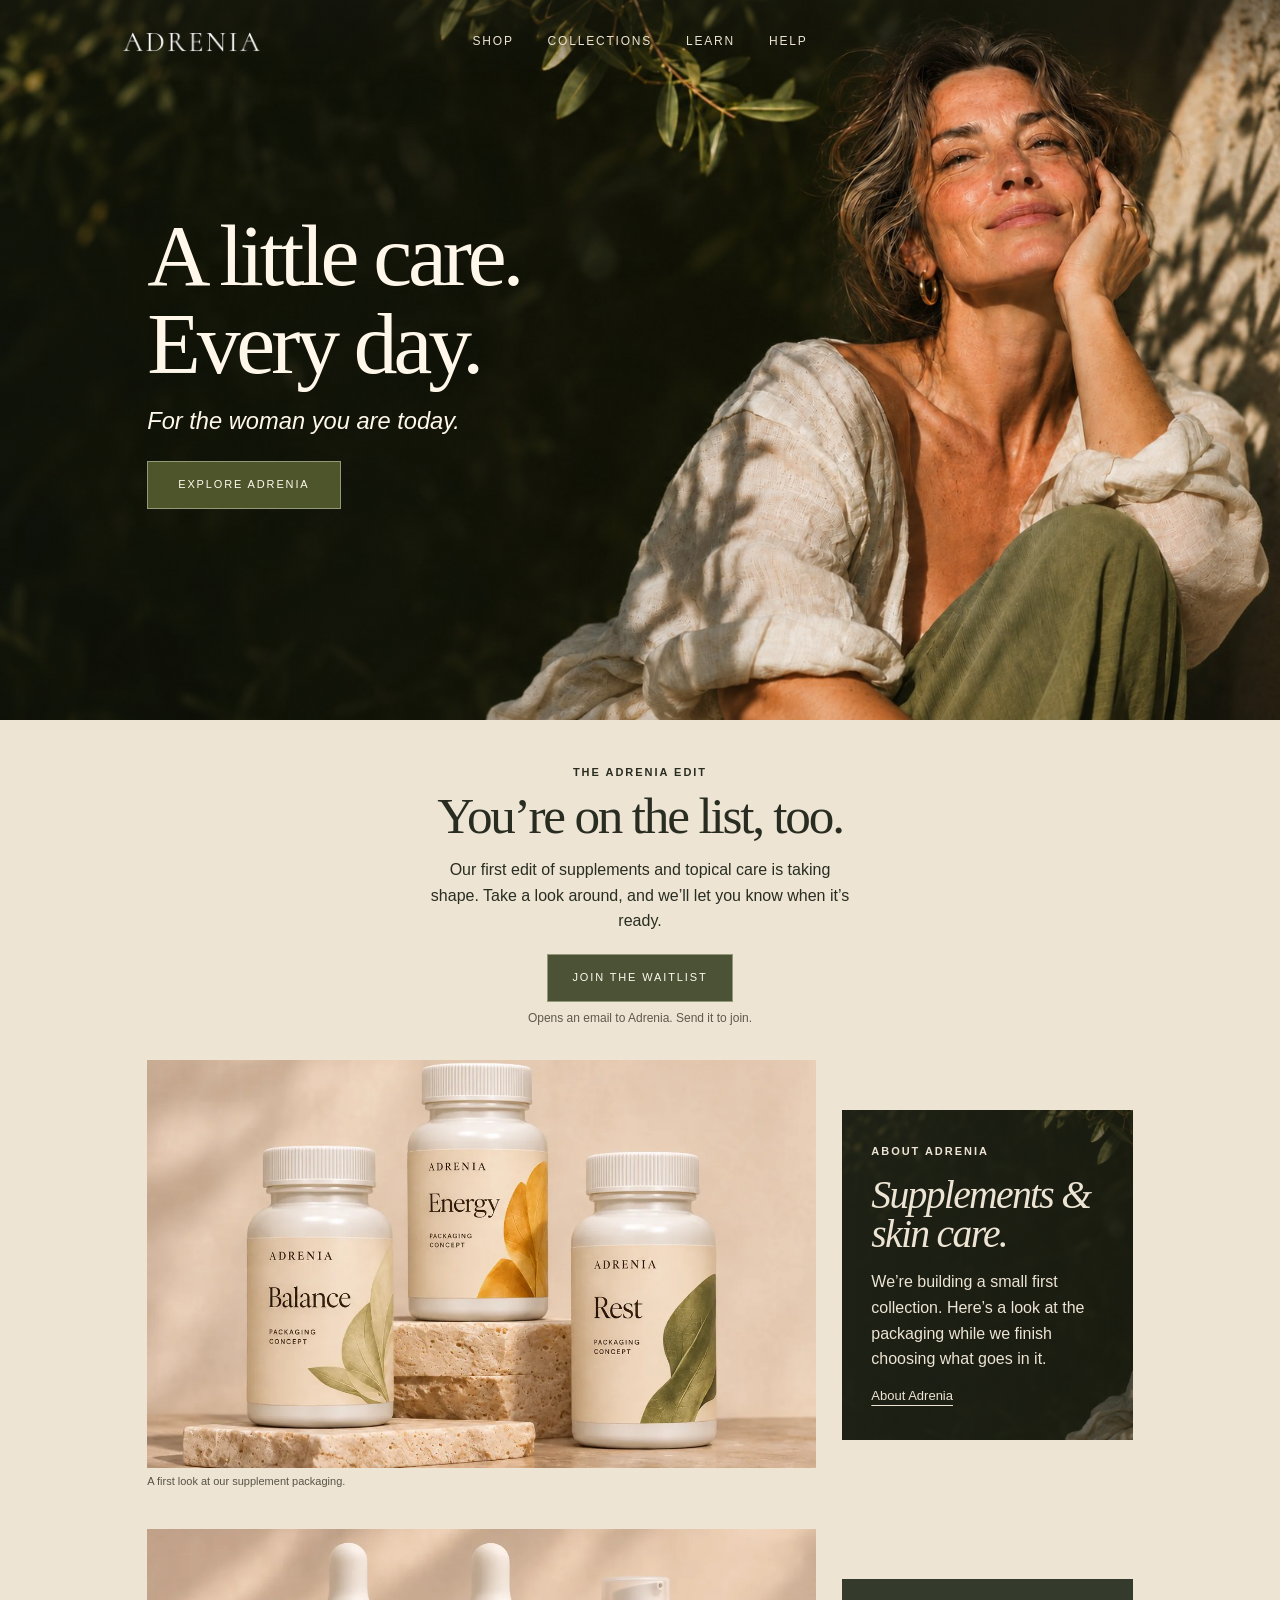
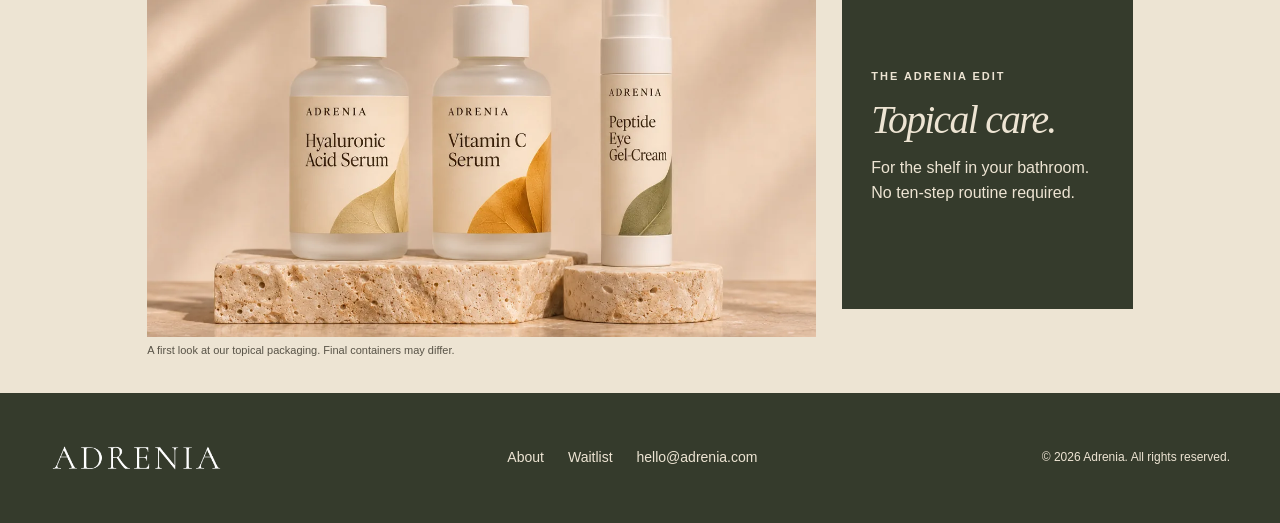
<file: public/index.html>
<!doctype html>
<html lang="en">
<head>
<meta charset="utf-8">
<meta name="viewport" content="width=device-width, initial-scale=1">
<meta name="description" content="Adrenia. Everyday supplements and topical care, for the woman you are today.">
<meta name="robots" content="noindex, follow">
<meta name="theme-color" content="#25291d">
<title>Adrenia | A little care. Every day.</title>
<link rel="stylesheet" href="./style.css">
<script defer src="./site.js"></script>
</head>
<body>
<a class="skip" href="#main">Skip to content</a>
<header class="site-header">
<div class="wrap masthead">
<a class="brand" href="/" aria-label="Adrenia home"><img class="logo-light" src="./assets/adrenia.png" alt="Adrenia"><img class="logo-dark" src="./assets/adrenia-olive.png" alt="" aria-hidden="true"></a>
<nav aria-label="Main navigation">
<a href="/shop/">Shop</a>
<a href="/collections/">Collections</a>
<a href="/learn/">Learn</a>
<a href="/help/">Help</a>
</nav>
</div>
</header>
<main id="main">
<section class="hero" aria-labelledby="headline">
<img class="hero-image" src="./assets/hero.jpg" alt="" width="1672" height="941" fetchpriority="high">
<div class="wrap hero-inner">
<h1 id="headline">A little care.<br>Every day.</h1>
<p>For the woman you are today.</p>
<a class="button" href="/collections/">Explore Adrenia</a>
</div>
</section>
<section class="wrap collection" id="collection">
<section class="intro waitlist" id="waitlist" aria-labelledby="edit">
<p class="eyebrow">The Adrenia edit</p>
<h2 id="edit">You’re on the list, too.</h2>
<p>Our first edit of supplements and topical care is taking shape. Take a look around, and we’ll let you know when it’s ready.</p>
<a class="button" href="mailto:hello@adrenia.com?subject=Adrenia%20waitlist&amp;body=Please%20add%20me%20to%20the%20Adrenia%20waitlist%20and%20email%20me%20about%20the%20first%20collection.">Join the waitlist</a>
<p class="waitlist-note">Opens an email to Adrenia. Send it to join.</p>
</section>
<div class="concepts" id="supplements">
<figure><img src="./assets/balance-energy-rest.webp" alt="Adrenia Balance, Energy and Rest packaging mockups, with white bottles and caps on travertine" width="1250" height="833"><figcaption>A first look at our supplement packaging.</figcaption></figure>
<aside id="story"><p class="eyebrow">About Adrenia</p><h3>Supplements &amp; skin care.</h3><p>We’re building a small first collection. Here’s a look at the packaging while we finish choosing what goes in it.</p><a href="/learn/">About Adrenia</a></aside>
</div>
<div class="concepts topical" id="topical-care">
<figure><img src="./assets/adrenia-topicals.webp" alt="Adrenia concept labels for Hyaluronic Acid Serum, Vitamin C Serum, and Peptide Eye Gel-Cream on cream-colored bottles" width="1250" height="833" loading="lazy"><figcaption>A first look at our topical packaging. Final containers may differ.</figcaption></figure>
<aside><p class="eyebrow">The Adrenia edit</p><h3>Topical care.</h3><p>For the shelf in your bathroom. No ten-step routine required.</p></aside>
</div>
</section>
</main>
<footer id="contact"><div class="wrap footer-inner"><a class="brand" href="/" aria-label="Adrenia home"><img src="./assets/adrenia.png" alt="Adrenia"></a><div><a href="/learn/">About</a><a href="#waitlist">Waitlist</a><a href="mailto:hello@adrenia.com">hello@adrenia.com</a></div><small>© 2026 Adrenia. All rights reserved.</small></div></footer>
</body>
</html>
</file>
<file: public/style.css>
:root{--paper:#f4efe5;--ink:#292d21;--deep:#25291d;--olive:#4b5235;--rule:#c9c8b5;--serif:Georgia,"Times New Roman",serif}
*{box-sizing:border-box}html{scroll-padding-top:85px}body{margin:0;background:var(--paper);color:var(--ink);font:16px/1.6 Arial,Helvetica,sans-serif}a{color:inherit}img{display:block;max-width:100%}.wrap{width:min(calc(100% - 100px),1320px);margin-inline:auto}.skip{position:fixed;top:6px;left:6px;z-index:5;padding:8px 12px;background:var(--paper);transform:translateY(-150%)}.skip:focus{transform:none}a:focus-visible{outline:2px solid currentColor;outline-offset:6px}.site-header{position:sticky;top:0;z-index:3;background:var(--deep);color:var(--paper)}.masthead{display:flex;align-items:center;justify-content:space-between;min-height:77px;gap:24px}.brand{display:block;width:173px;flex-shrink:0}.masthead nav,.footer-inner>div{display:flex;gap:clamp(19px,4vw,58px);align-items:center}.masthead nav a,.footer-inner a{text-decoration:none}.masthead nav a{font-size:11px;text-transform:uppercase;letter-spacing:.16em}.masthead nav a:hover,.footer-inner a:hover{text-decoration:underline;text-underline-offset:.35em}
.hero{position:relative;display:grid;align-items:center;min-height:clamp(540px,51vw,745px);isolation:isolate;color:#fff8ea;background:var(--deep)}.hero-image,.hero::after{position:absolute;inset:0;width:100%;height:100%;z-index:-1}.hero-image{object-fit:cover;object-position:center 42%}.hero::after{content:"";background:linear-gradient(90deg,#10150bdd,transparent 79%)}.hero-inner{padding-block:80px}.hero h1,h2,h3{font-family:var(--serif);font-weight:400;letter-spacing:-.043em;margin:0}.hero h1{font-size:clamp(62px,7.1vw,112px);line-height:.99}.hero p{font:italic clamp(20px,2vw,27px)/1.3 var(--serif);margin:25px 0 30px}.button{display:inline-block;background:var(--olive);color:#fffaf0;border:1px solid #929977;text-decoration:none;padding:14px 24px;font-size:11px;text-transform:uppercase;letter-spacing:.17em}.button:hover{background:#606948}.eyebrow{font-size:11px;text-transform:uppercase;letter-spacing:.18em;margin:0 0 15px;font-weight:600}
h2{font-size:clamp(39px,5vw,72px);line-height:1.05}h3{font-size:clamp(30px,3.3vw,48px);line-height:1.1}p{max-width:50ch}.collection,.ritual{padding-block:clamp(60px,8vw,108px)}.intro{display:grid;grid-template-columns:1fr minmax(250px,.65fr);column-gap:40px;align-items:end}.intro .eyebrow{grid-column:1/-1}.intro>p:last-child{margin:0 0 4px}.categories{display:grid;grid-template-columns:1fr 1fr;gap:12px;margin-top:44px}.categories article{padding:35px;background:#e8e3d4}.categories article:nth-child(2){background:#e4e5d7}.categories article p:last-child{margin-bottom:0}.story{background:#454c36;color:#faf2e3}.story-inner,.ritual{display:grid;grid-template-columns:1fr 2fr;gap:44px;align-items:start}.story-inner{padding-block:clamp(55px,7vw,92px)}.story-inner p,.ritual p:not(.eyebrow){margin-bottom:0}.story-inner>.eyebrow{padding-top:13px}footer{background:var(--deep);color:var(--paper)}.footer-inner{min-height:130px;padding-block:32px;display:flex;gap:24px;align-items:center;justify-content:space-between}.footer-inner small{font-size:12px}.footer-inner>div{gap:24px;font-size:14px}
@media(max-width:720px){html{scroll-padding-top:68px}.wrap{width:calc(100% - 42px)}.masthead{min-height:65px;gap:13px}.brand{width:115px}.masthead nav{gap:13px}.masthead nav a{font-size:9px;letter-spacing:.07em}.hero{min-height:640px;align-items:end}.hero-image{object-position:68% center}.hero::after{background:linear-gradient(0deg,#13180ff5 5%,#13180f80 44%,transparent 78%)}.hero-inner{padding-bottom:52px}.hero h1{font-size:clamp(51px,12vw,72px)}.intro,.story-inner,.ritual{display:block}.intro>p:last-child{margin-top:17px}.categories{grid-template-columns:1fr;margin-top:30px}.categories article{padding:26px}.footer-inner{flex-wrap:wrap;justify-content:flex-start}.footer-inner small{flex-basis:100%}}
@media(max-width:360px){.masthead nav{gap:9px}.masthead .brand{width:95px}}

/* Overlay masthead and editorial collection */
html{scroll-padding-top:116px}
.site-header{position:fixed;inset:0 0 auto;z-index:4;padding:10px 0;background:linear-gradient(#191a1080,transparent);color:var(--paper)}
.site-header.is-scrolled,.site-header:has(details[open]){background:none}
.masthead{width:min(1600px,calc(100% - 7vw));min-height:68px;position:relative;display:grid;grid-template-columns:1fr auto 1fr;gap:20px;padding:0 22px;border-radius:16px;transition:background .18s,color .18s}
.masthead .brand{width:clamp(146px,16vw,205px)}
.logo-dark{display:none}
.masthead nav{grid-column:2;justify-content:center;gap:clamp(20px,4vw,58px)}
.masthead nav a,.masthead summary{font:500 12px/1.3 var(--sans,Arial),sans-serif;text-transform:uppercase;letter-spacing:.15em;white-space:nowrap}
.masthead summary{list-style:none;cursor:pointer}
.masthead summary::-webkit-details-marker{display:none}
.masthead summary:focus-visible{outline:2px solid currentColor;outline-offset:5px}
.masthead summary:hover{text-decoration:underline;text-underline-offset:.35em}
:is(.is-scrolled .masthead,.masthead:focus-within,.masthead:has(details[open])){background:#f3efe5;color:#35372b}
:is(.is-scrolled .masthead,.masthead:focus-within,.masthead:has(details[open])) .logo-light{display:none}
:is(.is-scrolled .masthead,.masthead:focus-within,.masthead:has(details[open])) .logo-dark{display:block}
@media(hover:hover){
.masthead:hover{background:#f3efe5;color:#35372b}
.masthead:hover .logo-light{display:none}
.masthead:hover .logo-dark{display:block}
}
.masthead:has(details[open]){border-radius:16px 16px 0 0}
.masthead details[open]>.menu-panel{position:absolute;inset:100% 0 auto;background:#f3efe5;color:#35372b;border-radius:0 0 16px 16px;padding:20px 16px 25px;display:flex;justify-content:center;gap:clamp(18px,4vw,44px);box-shadow:0 16px 24px #12150b20}
.hero .wrap,.collection,.ritual,.story-inner,.faq{width:min(calc(100% - 100px),1450px)}
.hero-image{object-position:right center}
.hero::after{background:linear-gradient(90deg,#10150b60,transparent 66%)}
.hero-inner{padding-block:116px 65px}
.hero p{font:italic clamp(18px,1.85vw,25px)/1.35 var(--sans,Arial),sans-serif}
.hero .button{text-align:center;padding-inline:30px}
.intro{text-align:center;display:block}
.intro>p:last-child{margin:16px auto 0}
.intro .eyebrow{margin-inline:auto}
.concepts{display:grid;grid-template-columns:minmax(0,2fr) minmax(0,1fr);gap:clamp(16px,2.4vw,36px);align-items:stretch;margin-top:40px}
.concepts figure{margin:0}
.concepts img{width:100%;height:auto}
.concepts aside{background:#414832;color:var(--paper);padding:clamp(24px,4vw,60px);display:flex;align-items:flex-start;justify-content:center;flex-direction:column}
.concepts aside a{font-size:13px;text-underline-offset:.35em}
.faq{padding-block:0 clamp(56px,8vw,106px)}
.faq details{margin-top:20px}
.faq summary{cursor:pointer}
@media(max-width:850px){
.masthead{width:calc(100% - 28px);grid-template-columns:1fr;justify-items:center;gap:13px;padding:13px 8px}
.masthead .brand{width:147px}
.masthead nav{grid-column:1;gap:clamp(15px,5vw,38px)}
.masthead nav a,.masthead summary{font-size:10px;letter-spacing:.08em}
.hero .wrap,.collection,.ritual,.story-inner,.faq{width:calc(100% - 42px)}
}
@media(max-width:720px){
.hero-image{object-position:79% center}
.hero::after{background:linear-gradient(0deg,#13180fe8 5%,#13180f83 38%,transparent 78%)}
.hero-inner{padding-bottom:48px}
.concepts{grid-template-columns:1fr;margin-top:29px}
.concepts aside{padding:29px 25px}
}
@media(prefers-reduced-motion:reduce){.masthead{transition:none}}

/* Match the Shopify reference's framing: full photo, inset editorial panels. */
:root{--paper:#ede4d3;--feature:#353b2c}
@media(min-width:851px){
  .hero{min-height:0;aspect-ratio:1672 / 941}
  .hero-image{object-position:center}
  .hero-inner{padding-block:0}
  .hero h1{font-size:clamp(54px,6.85vw,147px);line-height:1.01;font-weight:400;letter-spacing:-.047em}
  .hero p{margin:clamp(16px,1.35vw,30px) 0 clamp(18px,1.8vw,38px)}
  .hero .button{min-width:clamp(143px,13.25vw,230px);background:#4f552a}
  .masthead{width:min(1680px,83%);min-height:clamp(48px,5vw,86px);padding-inline:12px}
  .masthead .brand{width:clamp(120px,11vw,213px)}
  .masthead nav{gap:clamp(21px,2.65vw,55px)}
  .hero .wrap,.collection,.ritual,.story-inner,.faq{width:min(77%,1560px)}
}
.collection{padding-block:clamp(34px,3.4vw,74px) clamp(22px,2.6vw,52px)}
.intro h2,.story h2,.faq h2{font-size:clamp(37px,4vw,82px)}
.intro .eyebrow{margin-bottom:8px}
.concepts{grid-template-columns:minmax(0,2.3fr) minmax(0,1fr);align-items:center;gap:clamp(14px,2vw,38px);margin-top:clamp(20px,2vw,40px)}
.concepts figure{min-width:0}
.concepts img{aspect-ratio:1.64;object-fit:cover;object-position:center}
.concepts figcaption{padding-top:5px;color:#585347;font-size:11px}
.concepts aside{min-height:0;aspect-ratio:.88;background:linear-gradient(90deg,#1f2217e6,#2023188c),url('./assets/hero.jpg') left center / auto 100%;padding:clamp(18px,2.3vw,47px)}
.concepts aside h3{font-size:clamp(28px,3.1vw,65px);font-style:italic;line-height:1}
.concepts aside p:not(.eyebrow){margin:.9em 0}
.topical{margin-top:clamp(26px,3vw,65px)}
.topical aside{background:var(--feature)}
.ritual{padding:clamp(24px,3.5vw,68px);margin-top:clamp(9px,1.4vw,30px);background:var(--feature);color:#f7ecda;grid-template-columns:1fr 1fr;gap:clamp(28px,6vw,100px);align-items:center}
.ritual h2{font-size:clamp(36px,3.75vw,72px)}
.ritual p{color:#f7ecda}
.ritual ol{margin:0;padding-inline-start:1.45em}
.ritual li{padding:14px 0;border-bottom:1px solid #f7ecda35}
.ritual strong,.ritual span{display:block}
.ritual strong{font:400 clamp(20px,1.9vw,34px)/1.2 var(--serif)}
.ritual span{margin-top:6px;font-size:13px}
.story{background:transparent;color:var(--ink)}
.story-inner{padding-block:clamp(40px,5.5vw,104px);grid-template-columns:1fr 1.6fr}
body>footer{background:var(--feature)}
@media(max-width:850px){
  .concepts{grid-template-columns:1fr}
  .concepts img{aspect-ratio:auto}
  .concepts aside{aspect-ratio:auto;min-height:170px}
  .ritual{display:grid;grid-template-columns:1fr;gap:20px}
  .story-inner{display:block}
}

.waitlist>p:not(.eyebrow){margin:14px auto 0;max-width:48ch}
.waitlist .button{margin-top:20px;background:#4b5235;color:#fffaf0}
.waitlist .button:hover{background:#363d28}
.waitlist .waitlist-note{font-size:12px;color:#5f594c;margin-top:7px!important}
.waitlist+.concepts{margin-top:clamp(27px,2.5vw,50px)}
.footer-inner>div{flex-wrap:wrap}

/* Interior pages keep the homepage's olive and cream palette, without a hero overlay. */
.masthead nav a[aria-current="page"]{text-decoration:underline;text-underline-offset:.45em}
.interior .site-header{position:sticky;background:var(--paper);color:var(--ink);border-bottom:1px solid #524a3826}
.interior .site-header .masthead{background:transparent;color:var(--ink)}
.interior .masthead .logo-light{display:none}
.interior .masthead .logo-dark{display:block}
.interior-main{width:min(77%,1360px);padding-block:clamp(58px,7vw,124px)}
.interior-heading{max-width:850px;margin-bottom:clamp(34px,4.5vw,72px)}
.interior-heading h1{font:400 clamp(46px,6.2vw,98px)/.99 var(--serif);letter-spacing:-.05em;margin:.1em 0 .23em}
.interior-heading>p:last-child{font-size:clamp(17px,1.65vw,23px);margin:0;max-width:50ch}
.interior-pair,.interior-grid,.brand-notes{display:grid;grid-template-columns:repeat(2,minmax(0,1fr));gap:clamp(24px,4.2vw,74px)}
.interior-pair{grid-template-columns:minmax(0,1.65fr) minmax(0,1fr);align-items:center;margin-bottom:clamp(35px,5vw,82px)}
.interior-main h2{font-size:clamp(30px,3.45vw,57px)}
.interior-photo{margin:0}
.interior-photo img{width:100%;height:auto}
.interior-photo figcaption{font-size:12px;color:#5c5647;margin-top:7px}
.interior-grid h2{margin-top:18px}
.interior-grid a,.interior-heading a{text-underline-offset:.25em}
.brand-notes{border-top:1px solid #524a383b;padding-top:24px}
.brand-notes p,.interior-pair p,.interior-grid p{margin-bottom:17px}
.interior-end{border-top:1px solid #524a383b;padding-top:23px;margin-top:clamp(32px,4vw,63px)}
.interior-end p{margin-top:0}
@media(max-width:850px){.interior-main{width:calc(100% - 42px)}}
@media(max-width:660px){.interior-pair,.interior-grid,.brand-notes{grid-template-columns:1fr}.interior-grid,.brand-notes{gap:35px}}
</file>
